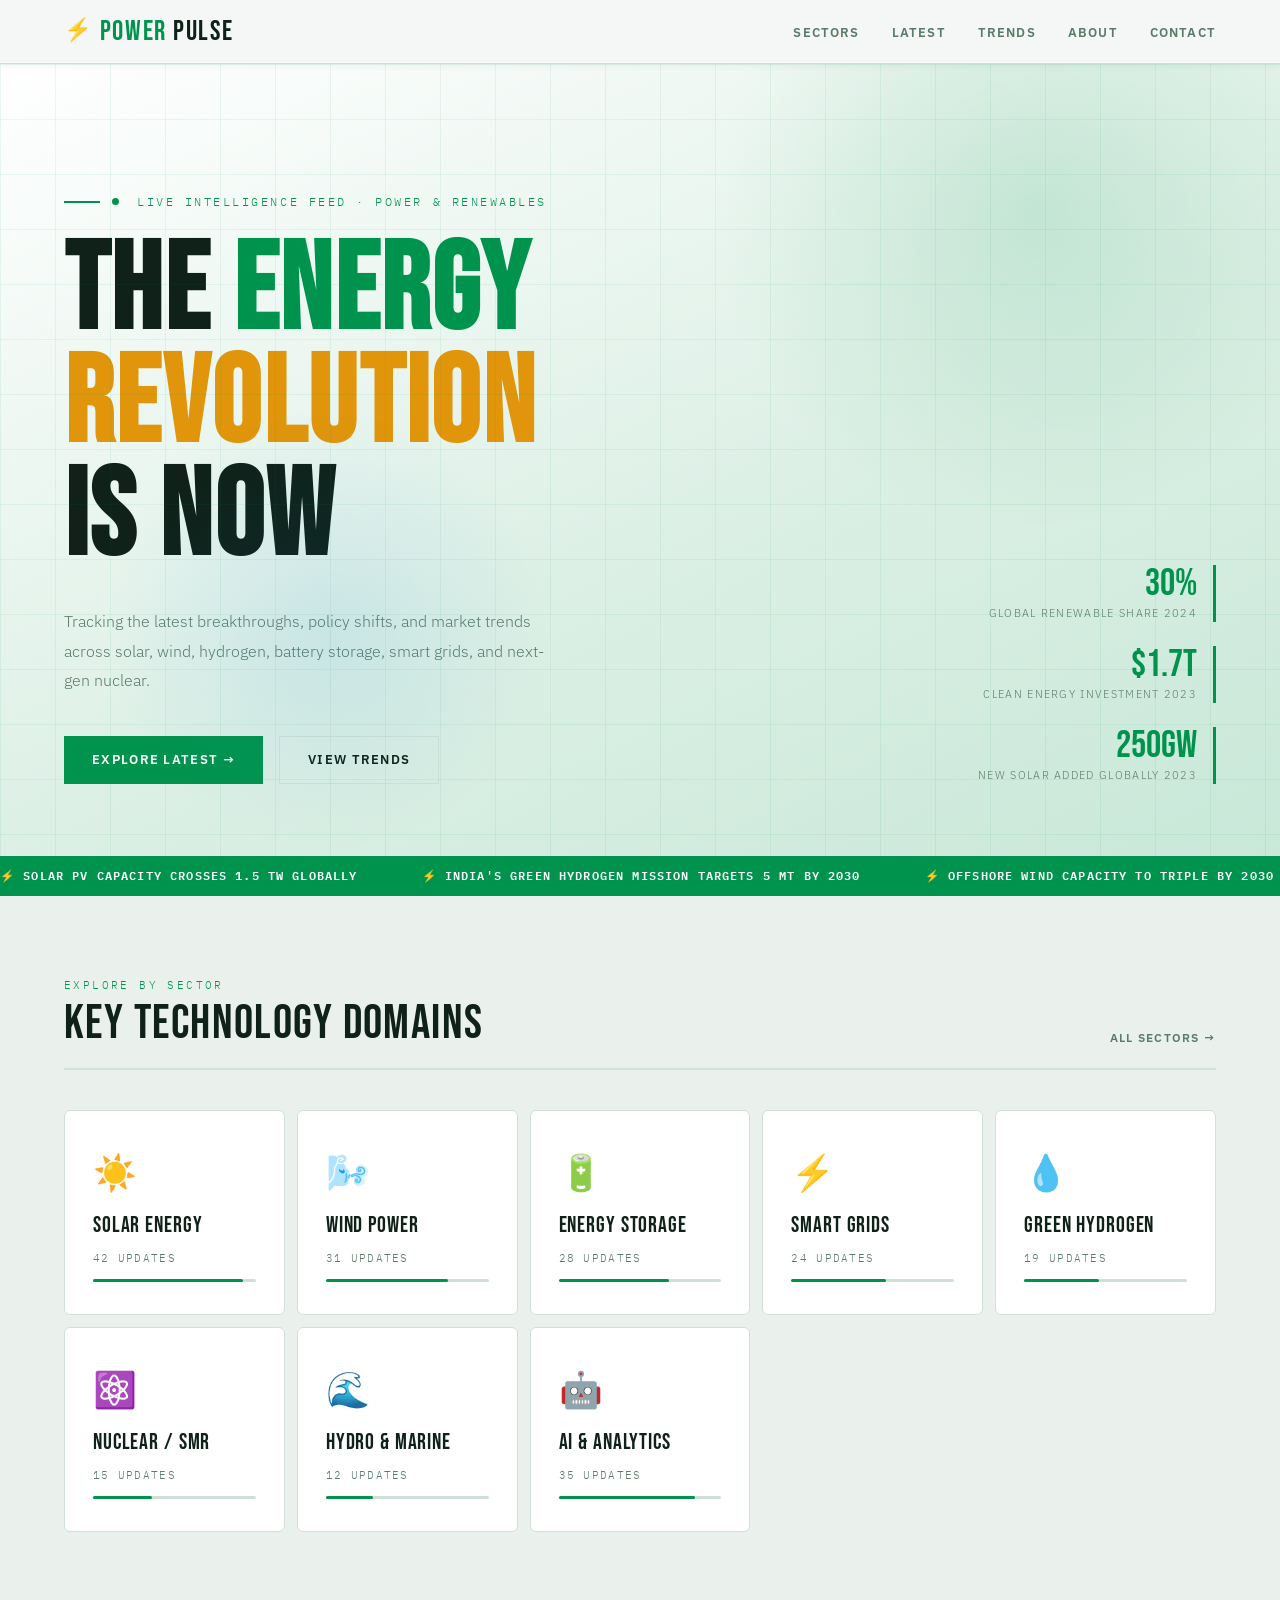
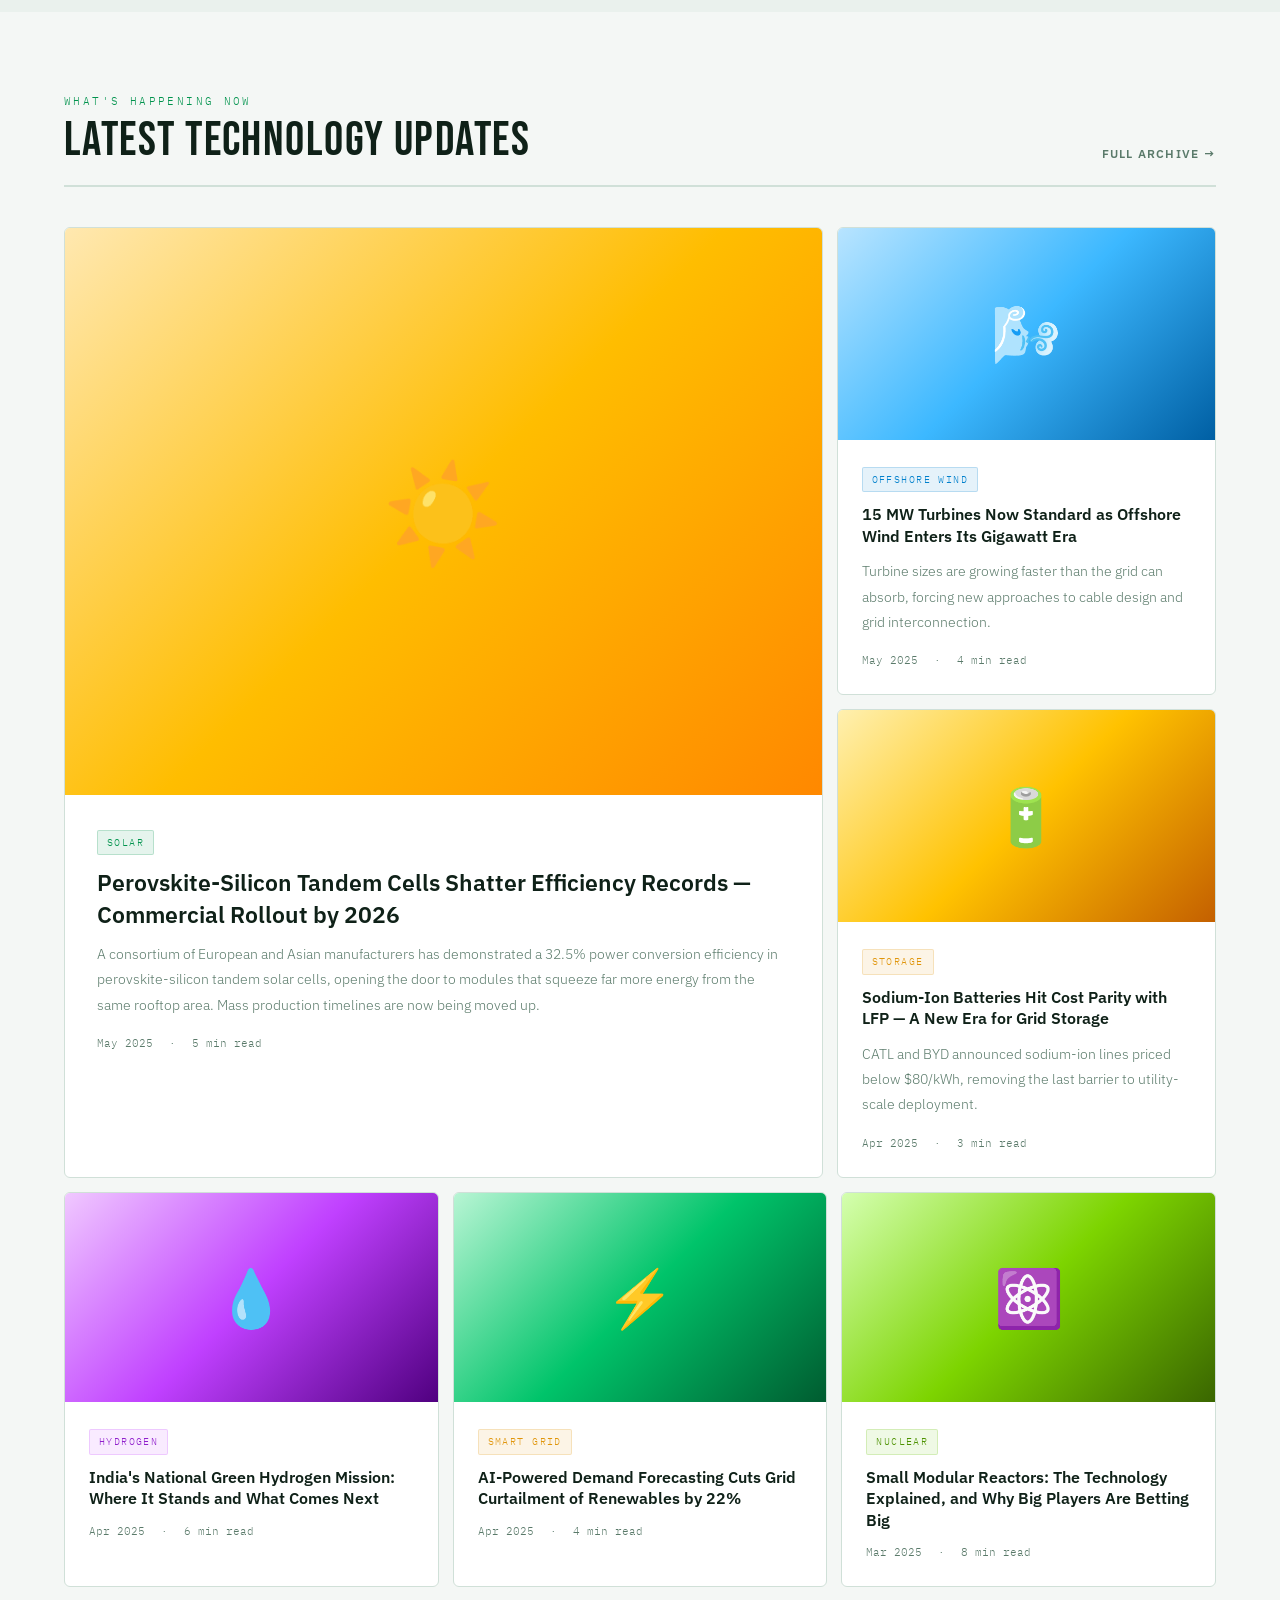
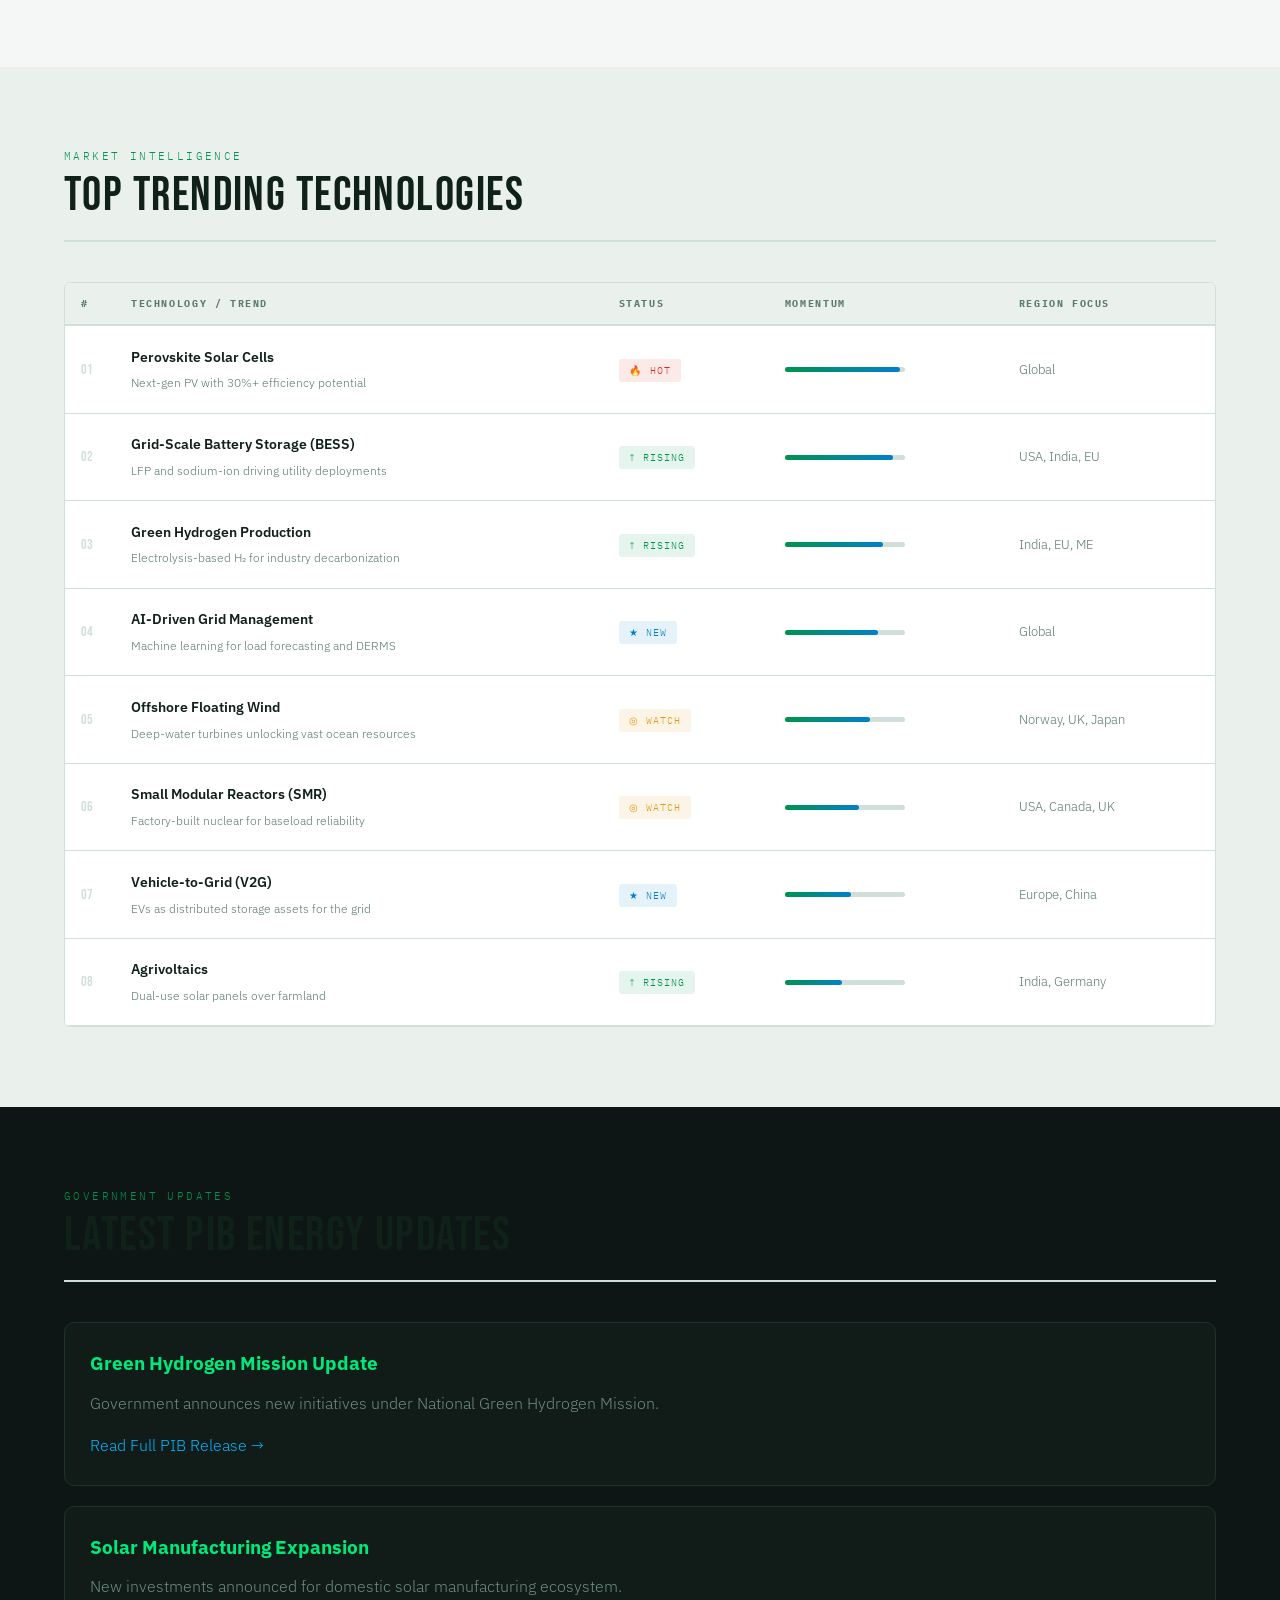
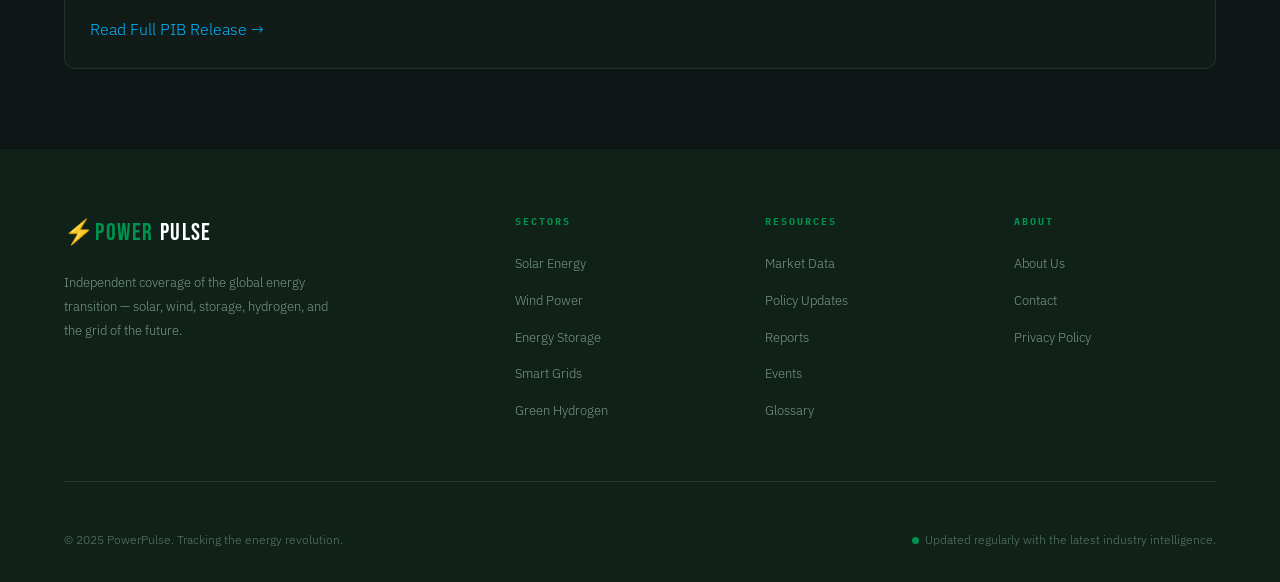
<file: index.html>
<!DOCTYPE html>
<html lang="en">
<head>
  <meta charset="UTF-8" />
  <meta name="viewport" content="width=device-width, initial-scale=1.0"/>
  <title>PowerPulse — Energy & Renewables Intel</title>
  <link href="https://fonts.googleapis.com/css2?family=Bebas+Neue&family=IBM+Plex+Sans:ital,wght@0,300;0,400;0,600;1,300&family=IBM+Plex+Mono:wght@400;600&display=swap" rel="stylesheet"/>
  <style>
    :root {
      --bg:      #f4f7f5;
      --surface: #eaf1ed;
      --card:    #ffffff;
      --border:  #d0e0d8;
      --accent:  #00934d;
      --accent2: #e0950a;
      --accent3: #0080cc;
      --text:    #0f2118;
      --muted:   #5a7a6a;
      --danger:  #d93025;
    }
    *, *::before, *::after { box-sizing: border-box; margin: 0; padding: 0; }
    html { scroll-behavior: smooth; }
    body {
      background: var(--bg);
      color: var(--text);
      font-family: 'IBM Plex Sans', sans-serif;
      font-weight: 300;
      line-height: 1.7;
      overflow-x: hidden;
    }
    ::-webkit-scrollbar { width: 5px; }
    ::-webkit-scrollbar-track { background: var(--bg); }
    ::-webkit-scrollbar-thumb { background: var(--accent); border-radius: 3px; }

    /* NAV */
    nav {
      position: sticky; top: 0; z-index: 100;
      display: flex; align-items: center; justify-content: space-between;
      padding: 0 5vw; height: 64px;
      background: rgba(244,247,245,0.94);
      backdrop-filter: blur(14px);
      border-bottom: 1px solid var(--border);
      box-shadow: 0 1px 8px rgba(0,0,0,0.06);
    }
    .nav-logo {
      font-family: 'Bebas Neue', sans-serif;
      font-size: 1.75rem; letter-spacing: 0.06em;
      color: var(--accent); text-decoration: none;
      display: flex; align-items: center; gap: 6px;
    }
    .nav-logo span { color: var(--text); }
    .bolt { color: var(--accent2); font-size: 1.4rem; }
    .nav-links { display: flex; gap: 2rem; list-style: none; }
    .nav-links a {
      color: var(--muted); text-decoration: none;
      font-size: 0.82rem; font-weight: 600; letter-spacing: 0.09em;
      text-transform: uppercase; transition: color .2s;
    }
    .nav-links a:hover { color: var(--accent); }

    /* HERO */
    .hero {
      position: relative; min-height: 88vh;
      display: flex; flex-direction: column; justify-content: flex-end;
      padding: 0 5vw 8vh; overflow: hidden;
      background: linear-gradient(155deg, #ffffff 0%, #ddf0e6 55%, #c8e8d8 100%);
    }
    .hero-grid-bg {
      position: absolute; inset: 0;
      background-image:
        linear-gradient(rgba(0,147,77,0.07) 1px, transparent 1px),
        linear-gradient(90deg, rgba(0,147,77,0.07) 1px, transparent 1px);
      background-size: 55px 55px;
      animation: gridDrift 22s linear infinite;
    }
    @keyframes gridDrift { from{transform:translateY(0)} to{transform:translateY(55px)} }
    .hero-glow {
      position: absolute; width: 650px; height: 650px;
      background: radial-gradient(circle, rgba(0,147,77,0.14) 0%, transparent 70%);
      top: -180px; right: -80px;
      animation: glowPulse 7s ease-in-out infinite alternate;
    }
    .hero-glow2 {
      position: absolute; width: 450px; height: 450px;
      background: radial-gradient(circle, rgba(0,128,204,0.1) 0%, transparent 70%);
      bottom: 0; left: 8%;
      animation: glowPulse 9s ease-in-out infinite alternate-reverse;
    }
    @keyframes glowPulse { from{opacity:.5} to{opacity:1} }
    .hero-eyebrow {
      font-family: 'IBM Plex Mono', monospace;
      font-size: 0.72rem; letter-spacing: 0.22em;
      color: var(--accent); text-transform: uppercase;
      margin-bottom: 1.5rem;
      display: flex; align-items: center; gap: 12px;
    }
    .hero-eyebrow::before { content:''; display:block; width:36px; height:2px; background:var(--accent); }
    .hero h1 {
      font-family: 'Bebas Neue', sans-serif;
      font-size: clamp(3.8rem, 9.5vw, 9.5rem);
      line-height: 0.93; letter-spacing: 0.02em;
      margin-bottom: 2rem; color: var(--text);
    }
    .hero h1 .hl  { color: var(--accent); }
    .hero h1 .hl2 { color: var(--accent2); }
    .hero-sub {
      max-width: 500px; font-size: 1rem; color: var(--muted);
      margin-bottom: 2.5rem; line-height: 1.85;
    }
    .hero-actions { display: flex; gap: 1rem; flex-wrap: wrap; }
    .btn {
      display: inline-flex; align-items: center; gap: 8px;
      padding: 12px 28px; font-size: 0.82rem; font-weight: 600;
      letter-spacing: 0.1em; text-transform: uppercase; text-decoration: none;
      border: none; cursor: pointer; transition: all .25s;
      font-family: 'IBM Plex Sans', sans-serif;
    }
    .btn-primary { background: var(--accent); color: #fff; }
    .btn-primary:hover { background:#007a40; transform:translateY(-2px); box-shadow:0 6px 20px rgba(0,147,77,0.3); }
    .btn-ghost { background: transparent; color: var(--text); border: 1.5px solid var(--border); }
    .btn-ghost:hover { border-color: var(--accent); color: var(--accent); }
    .hero-stats {
      position: absolute; right: 5vw; bottom: 8vh;
      display: flex; flex-direction: column; gap: 1.5rem;
    }
    .stat { text-align: right; border-right: 3px solid var(--accent); padding-right: 1rem; }
    .stat-num { font-family:'Bebas Neue',sans-serif; font-size:2.4rem; color:var(--accent); line-height:1; }
    .stat-label { font-size:0.68rem; color:var(--muted); letter-spacing:0.12em; text-transform:uppercase; }

    /* TICKER */
    .ticker-wrap { background: var(--accent); padding: 10px 0; overflow: hidden; }
    .ticker { display: flex; gap: 4rem; animation: tickerScroll 32s linear infinite; white-space: nowrap; }
    .ticker span {
      font-family: 'IBM Plex Mono', monospace;
      font-size: 0.72rem; font-weight: 600;
      letter-spacing: 0.1em; color: #fff;
      text-transform: uppercase; flex-shrink: 0;
    }
    .ticker span::before { content: '⚡ '; }
    @keyframes tickerScroll { from{transform:translateX(0)} to{transform:translateX(-50%)} }

    /* SECTIONS */
    section { padding: 5rem 5vw; }
    .section-header {
      display: flex; align-items: flex-end; justify-content: space-between;
      margin-bottom: 2.5rem; padding-bottom: 1.25rem;
      border-bottom: 2px solid var(--border);
      flex-wrap: wrap; gap: 1rem;
    }
    .section-label {
      font-family: 'IBM Plex Mono', monospace;
      font-size: 0.68rem; letter-spacing: 0.22em;
      color: var(--accent); text-transform: uppercase; margin-bottom: 0.4rem;
    }
    .section-title {
      font-family: 'Bebas Neue', sans-serif;
      font-size: clamp(1.8rem, 4.5vw, 3rem);
      letter-spacing: 0.03em; line-height: 1; color: var(--text);
    }
    .see-all {
      color: var(--muted); text-decoration: none;
      font-size: 0.78rem; letter-spacing: 0.1em; text-transform: uppercase;
      font-weight: 600; display: flex; align-items: center; gap: 6px; transition: color .2s;
    }
    .see-all:hover { color: var(--accent); }

    /* SECTORS */
    .sectors-bg { background: var(--surface); }
    .sectors-grid { display: grid; grid-template-columns: repeat(auto-fill, minmax(190px,1fr)); gap: 12px; }
    .sector-card {
      background: var(--card); padding: 2rem 1.75rem;
      cursor: pointer; transition: box-shadow .25s, transform .25s;
      border: 1px solid var(--border); border-radius: 6px;
      display: flex; flex-direction: column; gap: 0.75rem;
    }
    .sector-card:hover { box-shadow: 0 8px 28px rgba(0,147,77,0.13); transform: translateY(-4px); }
    .sector-icon { font-size: 2.2rem; }
    .sector-name { font-family:'Bebas Neue',sans-serif; font-size:1.35rem; letter-spacing:0.04em; line-height:1; color:var(--text); }
    .sector-count { font-family:'IBM Plex Mono',monospace; font-size:0.67rem; color:var(--muted); letter-spacing:0.12em; text-transform:uppercase; }
    .sector-bar { height:3px; background:var(--border); border-radius:2px; margin-top:auto; }
    .sector-bar-fill { height:100%; border-radius:2px; background:var(--accent); }

    /* ARTICLES */
    .featured-grid {
      display: grid; grid-template-columns: 2fr 1fr;
      grid-template-rows: auto auto; gap: 14px;
    }
    .article-card {
      background: var(--card); border: 1px solid var(--border);
      border-radius: 6px; overflow: hidden; cursor: pointer;
      transition: box-shadow .25s, transform .25s;
    }
    .article-card:hover { box-shadow: 0 10px 32px rgba(0,0,0,0.1); transform: translateY(-3px); }
    .article-card.featured { grid-row: span 2; }
    .img-placeholder { width:100%; display:flex; align-items:center; justify-content:center; }
    .article-card.featured .img-placeholder { aspect-ratio:4/3; font-size:6rem; }
    .img-placeholder:not(.article-card.featured *) { aspect-ratio:16/9; font-size:3.5rem; }
    .img-solar { background: linear-gradient(135deg,#ffe8b0,#ffbd00,#ff8800); }
    .img-wind  { background: linear-gradient(135deg,#b8e4ff,#3cb8ff,#005fa3); }
    .img-grid  { background: linear-gradient(135deg,#b8f5d4,#00c46a,#005c30); }
    .img-hydro { background: linear-gradient(135deg,#b8f0ff,#00b8e6,#004d66); }
    .img-nuke  { background: linear-gradient(135deg,#d4ffb0,#7dd400,#3a6600); }
    .img-batt  { background: linear-gradient(135deg,#fff0b0,#ffc200,#c46000); }
    .img-h2    { background: linear-gradient(135deg,#f0c8ff,#c040ff,#500080); }
    .article-body { padding: 1.5rem; }
    .article-card.featured .article-body { padding: 2rem; }
    .article-tag {
      display: inline-block; font-family:'IBM Plex Mono',monospace;
      font-size:0.63rem; letter-spacing:0.14em; text-transform:uppercase;
      padding:3px 9px; margin-bottom:0.75rem; border-radius:2px;
      background:rgba(0,147,77,0.1); color:var(--accent); border:1px solid rgba(0,147,77,0.2);
    }
    .article-tag.wind  { background:rgba(0,128,204,0.1);  color:var(--accent3); border-color:rgba(0,128,204,0.2); }
    .article-tag.grid  { background:rgba(224,149,10,0.1); color:var(--accent2); border-color:rgba(224,149,10,0.2); }
    .article-tag.hydro { background:rgba(0,184,230,0.1);  color:#0097b8;        border-color:rgba(0,184,230,0.2); }
    .article-tag.nuke  { background:rgba(100,190,0,0.1);  color:#4d9200;        border-color:rgba(100,190,0,0.2); }
    .article-tag.batt  { background:rgba(224,149,10,0.1); color:var(--accent2); border-color:rgba(224,149,10,0.2); }
    .article-tag.h2    { background:rgba(192,64,255,0.1); color:#9020cc;        border-color:rgba(192,64,255,0.2); }
    .article-title {
      font-family:'IBM Plex Sans',sans-serif; font-weight:600;
      line-height:1.35; margin-bottom:0.75rem; color:var(--text);
      transition:color .2s; font-size:1rem;
    }
    .article-card.featured .article-title { font-size:1.45rem; }
    .article-card:hover .article-title { color:var(--accent); }
    .article-excerpt { font-size:0.88rem; color:var(--muted); margin-bottom:1rem; line-height:1.8; }
    .article-meta {
      font-size:0.7rem; color:var(--muted);
      font-family:'IBM Plex Mono',monospace;
      display:flex; gap:1rem; align-items:center;
    }

    /* TRENDS */
    .trends-section { background: var(--surface); }
    .trends-table { width:100%; border-collapse:collapse; }
    .trends-table th {
      font-family:'IBM Plex Mono',monospace; font-size:0.63rem;
      letter-spacing:0.16em; text-transform:uppercase; color:var(--muted);
      padding:0.75rem 1rem; text-align:left;
      border-bottom:2px solid var(--border); background:var(--surface);
    }
    .trends-table td {
      padding:1.2rem 1rem; border-bottom:1px solid var(--border);
      font-size:0.88rem; vertical-align:middle; background:var(--card);
    }
    .trends-table tbody tr:hover td { background:#f0faf4; }
    .trend-rank { font-family:'Bebas Neue',sans-serif; font-size:1.4rem; color:var(--border); width:50px; }
    .trend-name { font-weight:600; color:var(--text); }
    .trend-desc { font-size:0.78rem; color:var(--muted); margin-top:3px; }
    .badge {
      display:inline-block; padding:3px 10px;
      font-size:0.63rem; letter-spacing:0.1em;
      font-family:'IBM Plex Mono',monospace; text-transform:uppercase; border-radius:3px;
    }
    .badge-hot   { background:rgba(217,48,37,0.1);  color:#d93025; }
    .badge-up    { background:rgba(0,147,77,0.1);   color:var(--accent); }
    .badge-new   { background:rgba(0,128,204,0.1);  color:var(--accent3); }
    .badge-watch { background:rgba(224,149,10,0.1); color:var(--accent2); }
    .trend-bar-wrap { width:120px; height:5px; background:var(--border); border-radius:3px; }
    .trend-bar-fill { height:100%; border-radius:3px; background:linear-gradient(90deg,var(--accent),var(--accent3)); }

    /* LIVE DOT */
    .live-dot {
      display:inline-block; width:7px; height:7px;
      background:var(--accent); border-radius:50%; margin-right:6px;
      animation:blink 1.5s ease-in-out infinite;
    }
    @keyframes blink { 0%,100%{opacity:1} 50%{opacity:.2} }

    /* FOOTER */
    footer { background:var(--text); color:#c8d8d0; padding:4rem 5vw 2rem; }
    .footer-top {
      display:grid; grid-template-columns:2fr 1fr 1fr 1fr;
      gap:3rem; margin-bottom:3rem; padding-bottom:3rem;
      border-bottom:1px solid rgba(255,255,255,0.1);
    }
    .footer-brand p { color:#7a9a8a; font-size:0.84rem; max-width:280px; margin-top:1rem; line-height:1.8; }
    .footer-logo { font-family:'Bebas Neue',sans-serif; font-size:1.5rem; letter-spacing:0.06em; color:var(--accent); display:flex; align-items:center; gap:6px; }
    .footer-logo span { color:#fff; }
    .footer-col h4 { font-family:'IBM Plex Mono',monospace; font-size:0.63rem; letter-spacing:0.2em; text-transform:uppercase; color:var(--accent); margin-bottom:1.2rem; }
    .footer-col ul { list-style:none; }
    .footer-col li { margin-bottom:0.6rem; }
    .footer-col a { color:#7a9a8a; text-decoration:none; font-size:0.84rem; transition:color .2s; }
    .footer-col a:hover { color:#fff; }
    .footer-bottom { display:flex; justify-content:space-between; align-items:center; flex-wrap:wrap; gap:1rem; }
    .footer-bottom p { font-size:0.73rem; color:#5a7a6a; }

    /* FADE IN */
    .fade-in { opacity:0; transform:translateY(24px); transition:opacity .65s ease,transform .65s ease; }
    .fade-in.visible { opacity:1; transform:translateY(0); }

    /* RESPONSIVE */
    @media(max-width:900px){
      .featured-grid{grid-template-columns:1fr;}
      .article-card.featured{grid-row:span 1;}
      .hero-stats{position:static;flex-direction:row;margin-top:2rem;flex-wrap:wrap;}
      .footer-top{grid-template-columns:1fr 1fr;}
      .nav-links{display:none;}
    }
    @media(max-width:600px){
      .hero{min-height:80vh;padding-bottom:4vh;}
      .footer-top{grid-template-columns:1fr;gap:2rem;}
      .trends-table th:nth-child(4),.trends-table td:nth-child(4),
      .trends-table th:nth-child(5),.trends-table td:nth-child(5){display:none;}
    }
  </style>
</head>
<body>

<!-- NAV -->
<nav>
  <a href="#" class="nav-logo"><span class="bolt">⚡</span>Power<span>Pulse</span></a>
  <ul class="nav-links">
    <li><a href="#sectors">Sectors</a></li>
    <li><a href="#featured">Latest</a></li>
    <li><a href="#trends">Trends</a></li>
    <li><a href="about.html">About</a></li>
    <li><a href="#contact">Contact</a></li>
  </ul>
</nav>

<!-- HERO -->
<section class="hero">
  <div class="hero-grid-bg"></div>
  <div class="hero-glow"></div>
  <div class="hero-glow2"></div>
  <div class="hero-eyebrow"><span class="live-dot"></span> Live Intelligence Feed · Power & Renewables</div>
  <h1>THE <span class="hl">ENERGY</span><br><span class="hl2">REVOLUTION</span><br>IS NOW</h1>
  <p class="hero-sub">Tracking the latest breakthroughs, policy shifts, and market trends across solar, wind, hydrogen, battery storage, smart grids, and next-gen nuclear.</p>
  <div class="hero-actions">
    <a href="#featured" class="btn btn-primary">Explore Latest →</a>
    <a href="#trends" class="btn btn-ghost">View Trends</a>
  </div>
  <div class="hero-stats">
    <div class="stat"><div class="stat-num">30%</div><div class="stat-label">Global renewable share 2024</div></div>
    <div class="stat"><div class="stat-num">$1.7T</div><div class="stat-label">Clean energy investment 2023</div></div>
    <div class="stat"><div class="stat-num">250GW</div><div class="stat-label">New solar added globally 2023</div></div>
  </div>
</section>

<!-- TICKER -->
<div class="ticker-wrap" aria-hidden="true">
  <div class="ticker">
    <span>Solar PV capacity crosses 1.5 TW globally</span>
    <span>India's green hydrogen mission targets 5 MT by 2030</span>
    <span>Offshore wind capacity to triple by 2030</span>
    <span>EV adoption accelerates battery storage demand</span>
    <span>Perovskite solar cells hit 28% efficiency milestone</span>
    <span>AI-driven smart grid reduces transmission losses by 18%</span>
    <span>Small Modular Reactors receive regulatory green light</span>
    <span>BESS costs drop below $100/kWh threshold</span>
    <span>Solar PV capacity crosses 1.5 TW globally</span>
    <span>India's green hydrogen mission targets 5 MT by 2030</span>
    <span>Offshore wind capacity to triple by 2030</span>
    <span>EV adoption accelerates battery storage demand</span>
    <span>Perovskite solar cells hit 28% efficiency milestone</span>
    <span>AI-driven smart grid reduces transmission losses by 18%</span>
    <span>Small Modular Reactors receive regulatory green light</span>
    <span>BESS costs drop below $100/kWh threshold</span>
  </div>
</div>

<!-- SECTORS -->
<section class="sectors-bg" id="sectors">
  <div class="section-header fade-in">
    <div><div class="section-label">Explore by Sector</div><div class="section-title">Key Technology Domains</div></div>
    <a href="#" class="see-all">All sectors →</a>
  </div>
  <div class="sectors-grid">
    <div class="sector-card fade-in"><div class="sector-icon">☀️</div><div class="sector-name">Solar Energy</div><div class="sector-count">42 updates</div><div class="sector-bar"><div class="sector-bar-fill" style="width:92%"></div></div></div>
    <div class="sector-card fade-in"><div class="sector-icon">🌬️</div><div class="sector-name">Wind Power</div><div class="sector-count">31 updates</div><div class="sector-bar"><div class="sector-bar-fill" style="width:75%"></div></div></div>
    <div class="sector-card fade-in"><div class="sector-icon">🔋</div><div class="sector-name">Energy Storage</div><div class="sector-count">28 updates</div><div class="sector-bar"><div class="sector-bar-fill" style="width:68%"></div></div></div>
    <div class="sector-card fade-in"><div class="sector-icon">⚡</div><div class="sector-name">Smart Grids</div><div class="sector-count">24 updates</div><div class="sector-bar"><div class="sector-bar-fill" style="width:58%"></div></div></div>
    <div class="sector-card fade-in"><div class="sector-icon">💧</div><div class="sector-name">Green Hydrogen</div><div class="sector-count">19 updates</div><div class="sector-bar"><div class="sector-bar-fill" style="width:46%"></div></div></div>
    <div class="sector-card fade-in"><div class="sector-icon">⚛️</div><div class="sector-name">Nuclear / SMR</div><div class="sector-count">15 updates</div><div class="sector-bar"><div class="sector-bar-fill" style="width:36%"></div></div></div>
    <div class="sector-card fade-in"><div class="sector-icon">🌊</div><div class="sector-name">Hydro & Marine</div><div class="sector-count">12 updates</div><div class="sector-bar"><div class="sector-bar-fill" style="width:29%"></div></div></div>
    <div class="sector-card fade-in"><div class="sector-icon">🤖</div><div class="sector-name">AI & Analytics</div><div class="sector-count">35 updates</div><div class="sector-bar"><div class="sector-bar-fill" style="width:84%"></div></div></div>
  </div>
</section>

<!-- ARTICLES -->
<section id="featured">
  <div class="section-header fade-in">
    <div><div class="section-label">What's Happening Now</div><div class="section-title">Latest Technology Updates</div></div>
    <a href="#" class="see-all">Full archive →</a>
  </div>
  <div class="featured-grid fade-in">
    <div class="article-card featured">
      <div class="img-placeholder img-solar">☀️</div>
      <div class="article-body">
        <div class="article-tag">Solar</div>
        <h2 class="article-title">Perovskite-Silicon Tandem Cells Shatter Efficiency Records — Commercial Rollout by 2026</h2>
        <p class="article-excerpt">A consortium of European and Asian manufacturers has demonstrated a 32.5% power conversion efficiency in perovskite-silicon tandem solar cells, opening the door to modules that squeeze far more energy from the same rooftop area. Mass production timelines are now being moved up.</p>
        <div class="article-meta"><span>May 2025</span><span>·</span><span>5 min read</span></div>
      </div>
    </div>
    <div class="article-card">
      <div class="img-placeholder img-wind">🌬️</div>
      <div class="article-body">
        <div class="article-tag wind">Offshore Wind</div>
        <h3 class="article-title">15 MW Turbines Now Standard as Offshore Wind Enters Its Gigawatt Era</h3>
        <p class="article-excerpt">Turbine sizes are growing faster than the grid can absorb, forcing new approaches to cable design and grid interconnection.</p>
        <div class="article-meta"><span>May 2025</span><span>·</span><span>4 min read</span></div>
      </div>
    </div>
    <div class="article-card">
      <div class="img-placeholder img-batt">🔋</div>
      <div class="article-body">
        <div class="article-tag batt">Storage</div>
        <h3 class="article-title">Sodium-Ion Batteries Hit Cost Parity with LFP — A New Era for Grid Storage</h3>
        <p class="article-excerpt">CATL and BYD announced sodium-ion lines priced below $80/kWh, removing the last barrier to utility-scale deployment.</p>
        <div class="article-meta"><span>Apr 2025</span><span>·</span><span>3 min read</span></div>
      </div>
    </div>
  </div>
  <div style="display:grid;grid-template-columns:repeat(auto-fill,minmax(290px,1fr));gap:14px;margin-top:14px;">
    <div class="article-card fade-in">
      <div class="img-placeholder img-h2">💧</div>
      <div class="article-body">
        <div class="article-tag h2">Hydrogen</div>
        <h3 class="article-title">India's National Green Hydrogen Mission: Where It Stands and What Comes Next</h3>
        <div class="article-meta"><span>Apr 2025</span><span>·</span><span>6 min read</span></div>
      </div>
    </div>
    <div class="article-card fade-in">
      <div class="img-placeholder img-grid">⚡</div>
      <div class="article-body">
        <div class="article-tag grid">Smart Grid</div>
        <h3 class="article-title">AI-Powered Demand Forecasting Cuts Grid Curtailment of Renewables by 22%</h3>
        <div class="article-meta"><span>Apr 2025</span><span>·</span><span>4 min read</span></div>
      </div>
    </div>
    <div class="article-card fade-in">
      <div class="img-placeholder img-nuke">⚛️</div>
      <div class="article-body">
        <div class="article-tag nuke">Nuclear</div>
        <h3 class="article-title">Small Modular Reactors: The Technology Explained, and Why Big Players Are Betting Big</h3>
        <div class="article-meta"><span>Mar 2025</span><span>·</span><span>8 min read</span></div>
      </div>
    </div>
  </div>
</section>

<!-- TRENDS TABLE -->
<section class="trends-section" id="trends">
  <div class="section-header fade-in">
    <div><div class="section-label">Market Intelligence</div><div class="section-title">Top Trending Technologies</div></div>
  </div>
  <div class="fade-in" style="overflow-x:auto;border-radius:6px;border:1px solid var(--border);">
    <table class="trends-table">
      <thead>
        <tr><th>#</th><th>Technology / Trend</th><th>Status</th><th>Momentum</th><th>Region Focus</th></tr>
      </thead>
      <tbody>
        <tr><td class="trend-rank">01</td><td><div class="trend-name">Perovskite Solar Cells</div><div class="trend-desc">Next-gen PV with 30%+ efficiency potential</div></td><td><span class="badge badge-hot">🔥 Hot</span></td><td><div class="trend-bar-wrap"><div class="trend-bar-fill" style="width:96%"></div></div></td><td><span style="color:var(--muted);font-size:.8rem">Global</span></td></tr>
        <tr><td class="trend-rank">02</td><td><div class="trend-name">Grid-Scale Battery Storage (BESS)</div><div class="trend-desc">LFP and sodium-ion driving utility deployments</div></td><td><span class="badge badge-up">↑ Rising</span></td><td><div class="trend-bar-wrap"><div class="trend-bar-fill" style="width:90%"></div></div></td><td><span style="color:var(--muted);font-size:.8rem">USA, India, EU</span></td></tr>
        <tr><td class="trend-rank">03</td><td><div class="trend-name">Green Hydrogen Production</div><div class="trend-desc">Electrolysis-based H₂ for industry decarbonization</div></td><td><span class="badge badge-up">↑ Rising</span></td><td><div class="trend-bar-wrap"><div class="trend-bar-fill" style="width:82%"></div></div></td><td><span style="color:var(--muted);font-size:.8rem">India, EU, ME</span></td></tr>
        <tr><td class="trend-rank">04</td><td><div class="trend-name">AI-Driven Grid Management</div><div class="trend-desc">Machine learning for load forecasting and DERMS</div></td><td><span class="badge badge-new">★ New</span></td><td><div class="trend-bar-wrap"><div class="trend-bar-fill" style="width:78%"></div></div></td><td><span style="color:var(--muted);font-size:.8rem">Global</span></td></tr>
        <tr><td class="trend-rank">05</td><td><div class="trend-name">Offshore Floating Wind</div><div class="trend-desc">Deep-water turbines unlocking vast ocean resources</div></td><td><span class="badge badge-watch">◎ Watch</span></td><td><div class="trend-bar-wrap"><div class="trend-bar-fill" style="width:71%"></div></div></td><td><span style="color:var(--muted);font-size:.8rem">Norway, UK, Japan</span></td></tr>
        <tr><td class="trend-rank">06</td><td><div class="trend-name">Small Modular Reactors (SMR)</div><div class="trend-desc">Factory-built nuclear for baseload reliability</div></td><td><span class="badge badge-watch">◎ Watch</span></td><td><div class="trend-bar-wrap"><div class="trend-bar-fill" style="width:62%"></div></div></td><td><span style="color:var(--muted);font-size:.8rem">USA, Canada, UK</span></td></tr>
        <tr><td class="trend-rank">07</td><td><div class="trend-name">Vehicle-to-Grid (V2G)</div><div class="trend-desc">EVs as distributed storage assets for the grid</div></td><td><span class="badge badge-new">★ New</span></td><td><div class="trend-bar-wrap"><div class="trend-bar-fill" style="width:55%"></div></div></td><td><span style="color:var(--muted);font-size:.8rem">Europe, China</span></td></tr>
        <tr><td class="trend-rank">08</td><td><div class="trend-name">Agrivoltaics</div><div class="trend-desc">Dual-use solar panels over farmland</div></td><td><span class="badge badge-up">↑ Rising</span></td><td><div class="trend-bar-wrap"><div class="trend-bar-fill" style="width:48%"></div></div></td><td><span style="color:var(--muted);font-size:.8rem">India, Germany</span></td></tr>
      </tbody>
    </table>
  </div>
</section>
<section id="pib-updates" style="padding:80px 5vw; background:#0d1614;">

<div class="section-header">
    <div>
        <div class="section-label">
            Government Updates
        </div>

        <div class="section-title">
            Latest PIB Energy Updates
        </div>
    </div>
</div>

<div style="display:grid; gap:20px;">

<div style="background:#111c19; padding:25px; border:1px solid #1e3330; border-radius:10px;">

<h3 style="margin-bottom:10px; color:#00e87a;">

Green Hydrogen Mission Update

</h3>

<p style="color:#6b8c85; margin-bottom:15px;">

Government announces new initiatives under National Green Hydrogen Mission.

</p>

<a href="https://pib.gov.in"
target="_blank"
style="color:#00b4ff; text-decoration:none;">

Read Full PIB Release →

</a>

</div>

<div style="background:#111c19; padding:25px; border:1px solid #1e3330; border-radius:10px;">

<h3 style="margin-bottom:10px; color:#00e87a;">

Solar Manufacturing Expansion

</h3>

<p style="color:#6b8c85; margin-bottom:15px;">

New investments announced for domestic solar manufacturing ecosystem.

</p>

<a href="https://pib.gov.in"
target="_blank"
style="color:#00b4ff; text-decoration:none;">

Read Full PIB Release →

</a>

</div>

</div>

</section>
<!-- FOOTER -->
<footer id="contact">
  <div class="footer-top">
    <div class="footer-brand">
      <div class="footer-logo">⚡Power<span>Pulse</span></div>
      <p>Independent coverage of the global energy transition — solar, wind, storage, hydrogen, and the grid of the future.</p>
    </div>
    <div class="footer-col">
      <h4>Sectors</h4>
      <ul>
        <li><a href="#">Solar Energy</a></li>
        <li><a href="#">Wind Power</a></li>
        <li><a href="#">Energy Storage</a></li>
        <li><a href="#">Smart Grids</a></li>
        <li><a href="#">Green Hydrogen</a></li>
      </ul>
    </div>
    <div class="footer-col">
      <h4>Resources</h4>
      <ul>
        <li><a href="#">Market Data</a></li>
        <li><a href="#">Policy Updates</a></li>
        <li><a href="#">Reports</a></li>
        <li><a href="#">Events</a></li>
        <li><a href="#">Glossary</a></li>
      </ul>
    </div>
    <div class="footer-col">
      <h4>About</h4>
      <ul>
        <li><a href="#">About Us</a></li>
        <li><a href="#">Contact</a></li>
        <li><a href="#">Privacy Policy</a></li>
      </ul>
    </div>
  </div>
  <div class="footer-bottom">
    <p>© 2025 PowerPulse. Tracking the energy revolution.</p>
    <p><span class="live-dot"></span>Updated regularly with the latest industry intelligence.</p>
  </div>
</footer>

<script>
  const observer = new IntersectionObserver((entries) => {
    entries.forEach(e => { if (e.isIntersecting) e.target.classList.add('visible'); });
  }, { threshold: 0.08 });
  document.querySelectorAll('.fade-in').forEach(el => observer.observe(el));
</script>
</body>
</html>
</file>
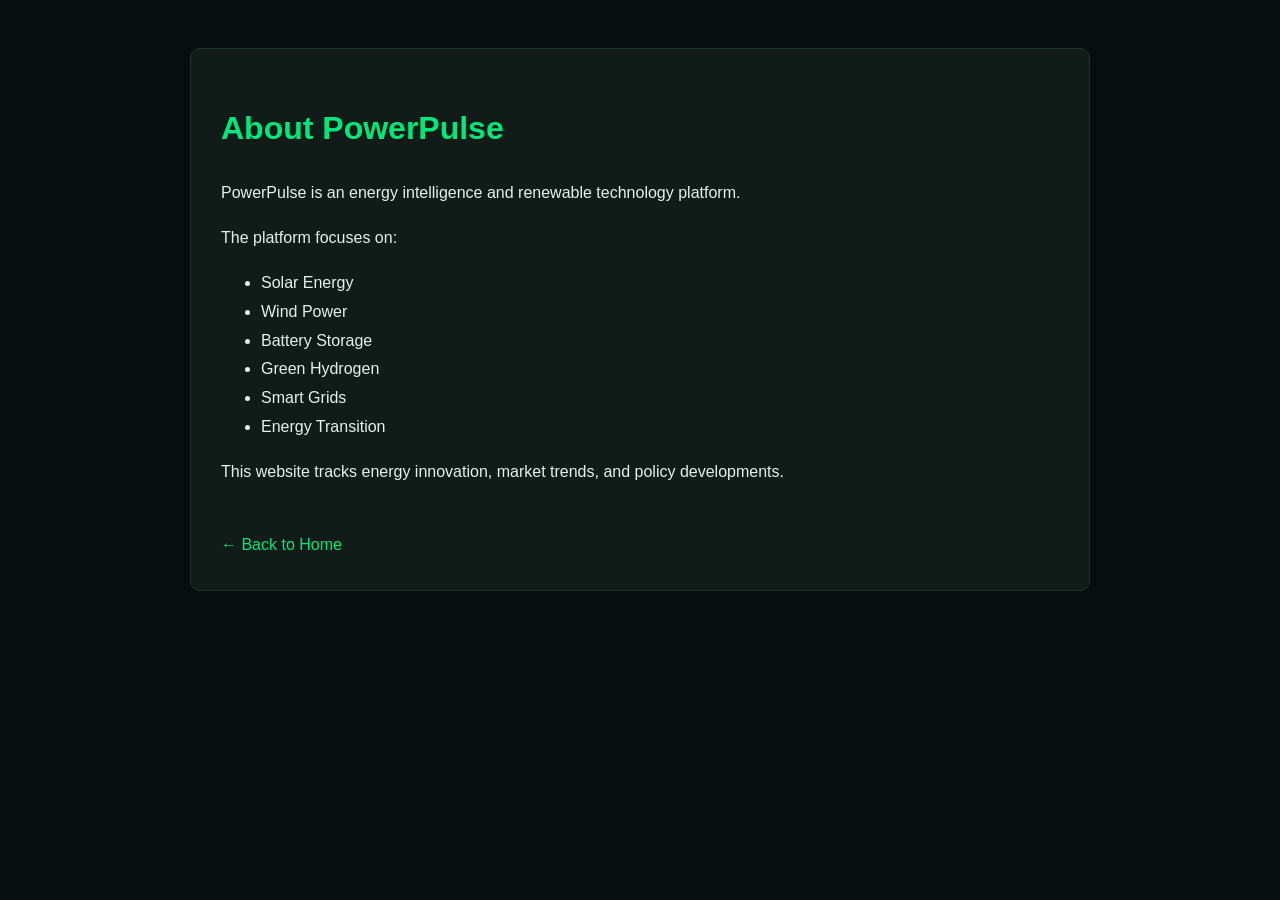
<file: about.html>
<!DOCTYPE html>
<html lang="en">
<head>
<meta charset="UTF-8">
<meta name="viewport" content="width=device-width, initial-scale=1.0">

<title>About - PowerPulse</title>

<style>

body{
    background:#080e0d;
    color:#e8f0ee;
    font-family:Arial;
    padding:40px;
    line-height:1.8;
}

h1{
    color:#00e87a;
}

a{
    color:#00e87a;
    text-decoration:none;
}

.container{
    max-width:900px;
    margin:auto;
}

.card{
    background:#111c19;
    padding:30px;
    border-radius:10px;
    border:1px solid #1e3330;
}

</style>
</head>

<body>

<div class="container">

<div class="card">

<h1>About PowerPulse</h1>

<p>
PowerPulse is an energy intelligence and renewable technology platform.
</p>

<p>
The platform focuses on:
</p>

<ul>
<li>Solar Energy</li>
<li>Wind Power</li>
<li>Battery Storage</li>
<li>Green Hydrogen</li>
<li>Smart Grids</li>
<li>Energy Transition</li>
</ul>

<p>
This website tracks energy innovation, market trends, and policy developments.
</p>

<br>

<a href="index.html">
← Back to Home
</a>

</div>

</div>

</body>
</html>
</file>
